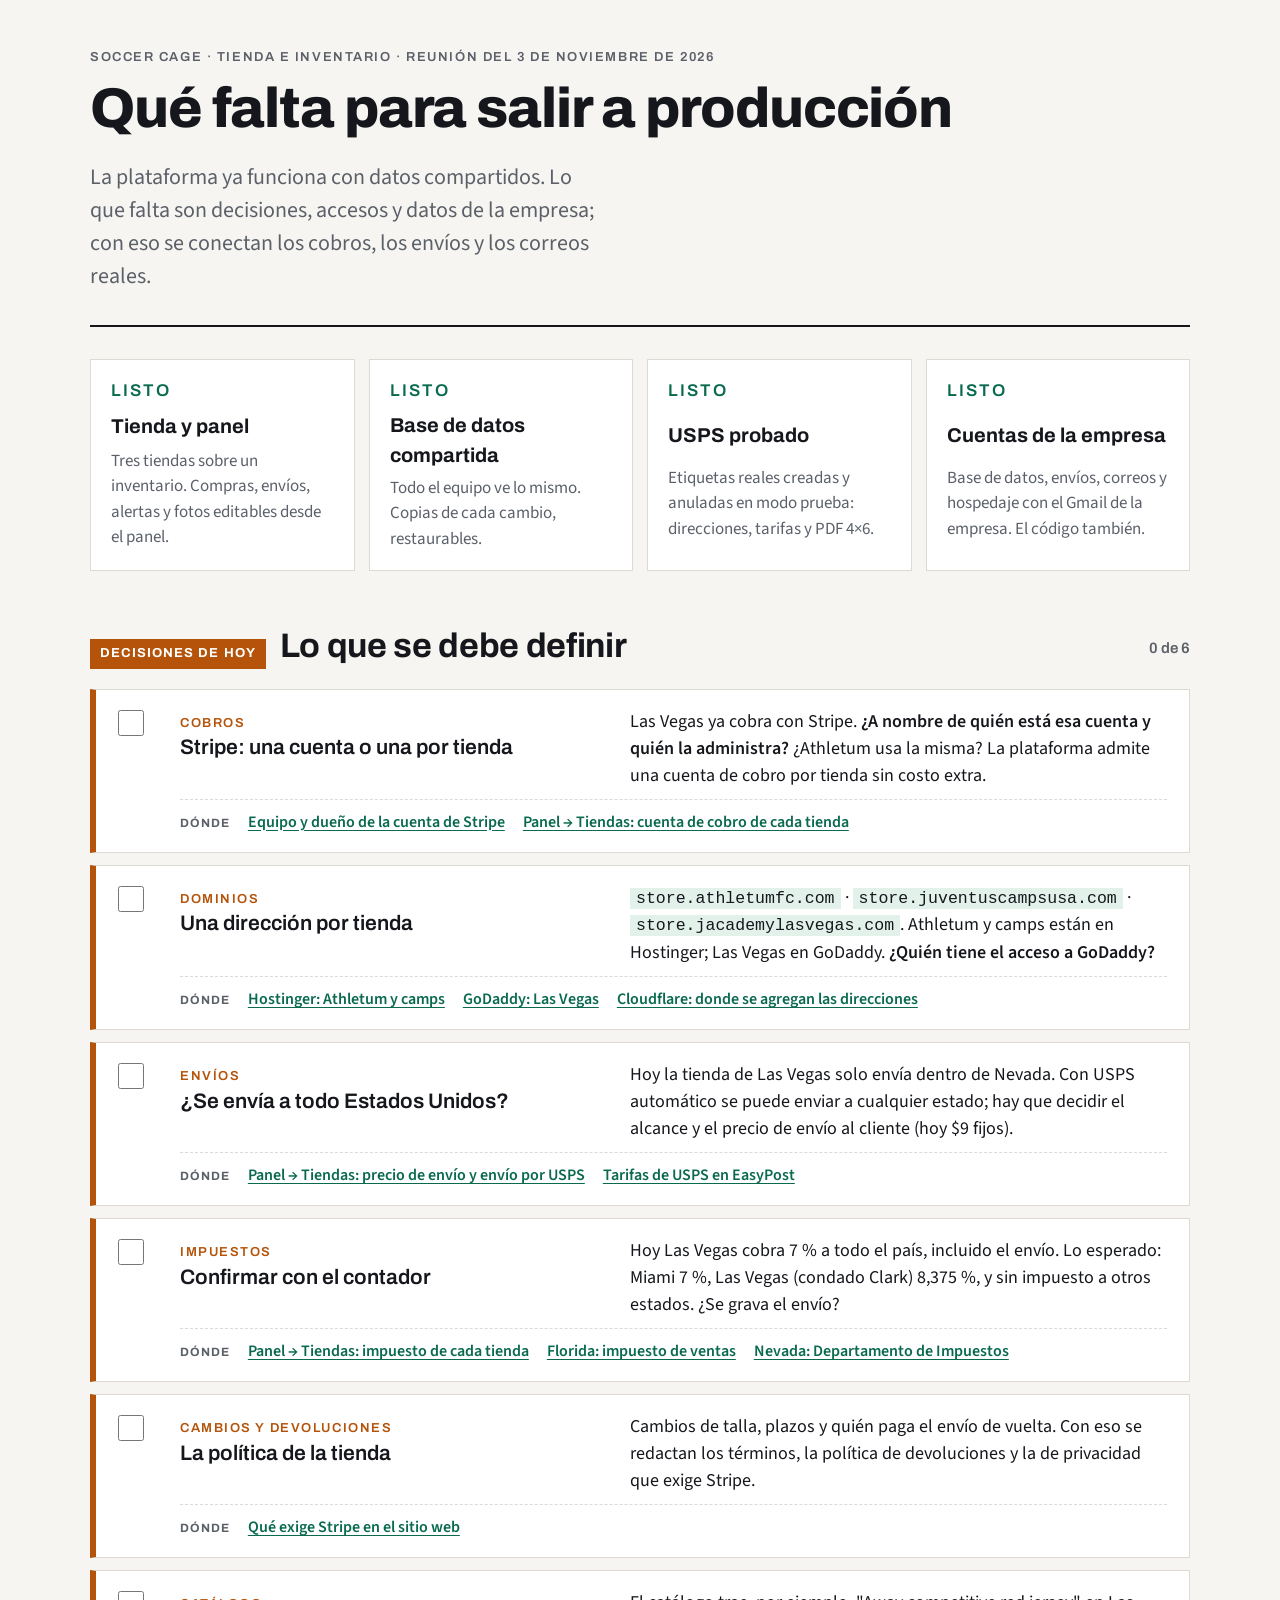
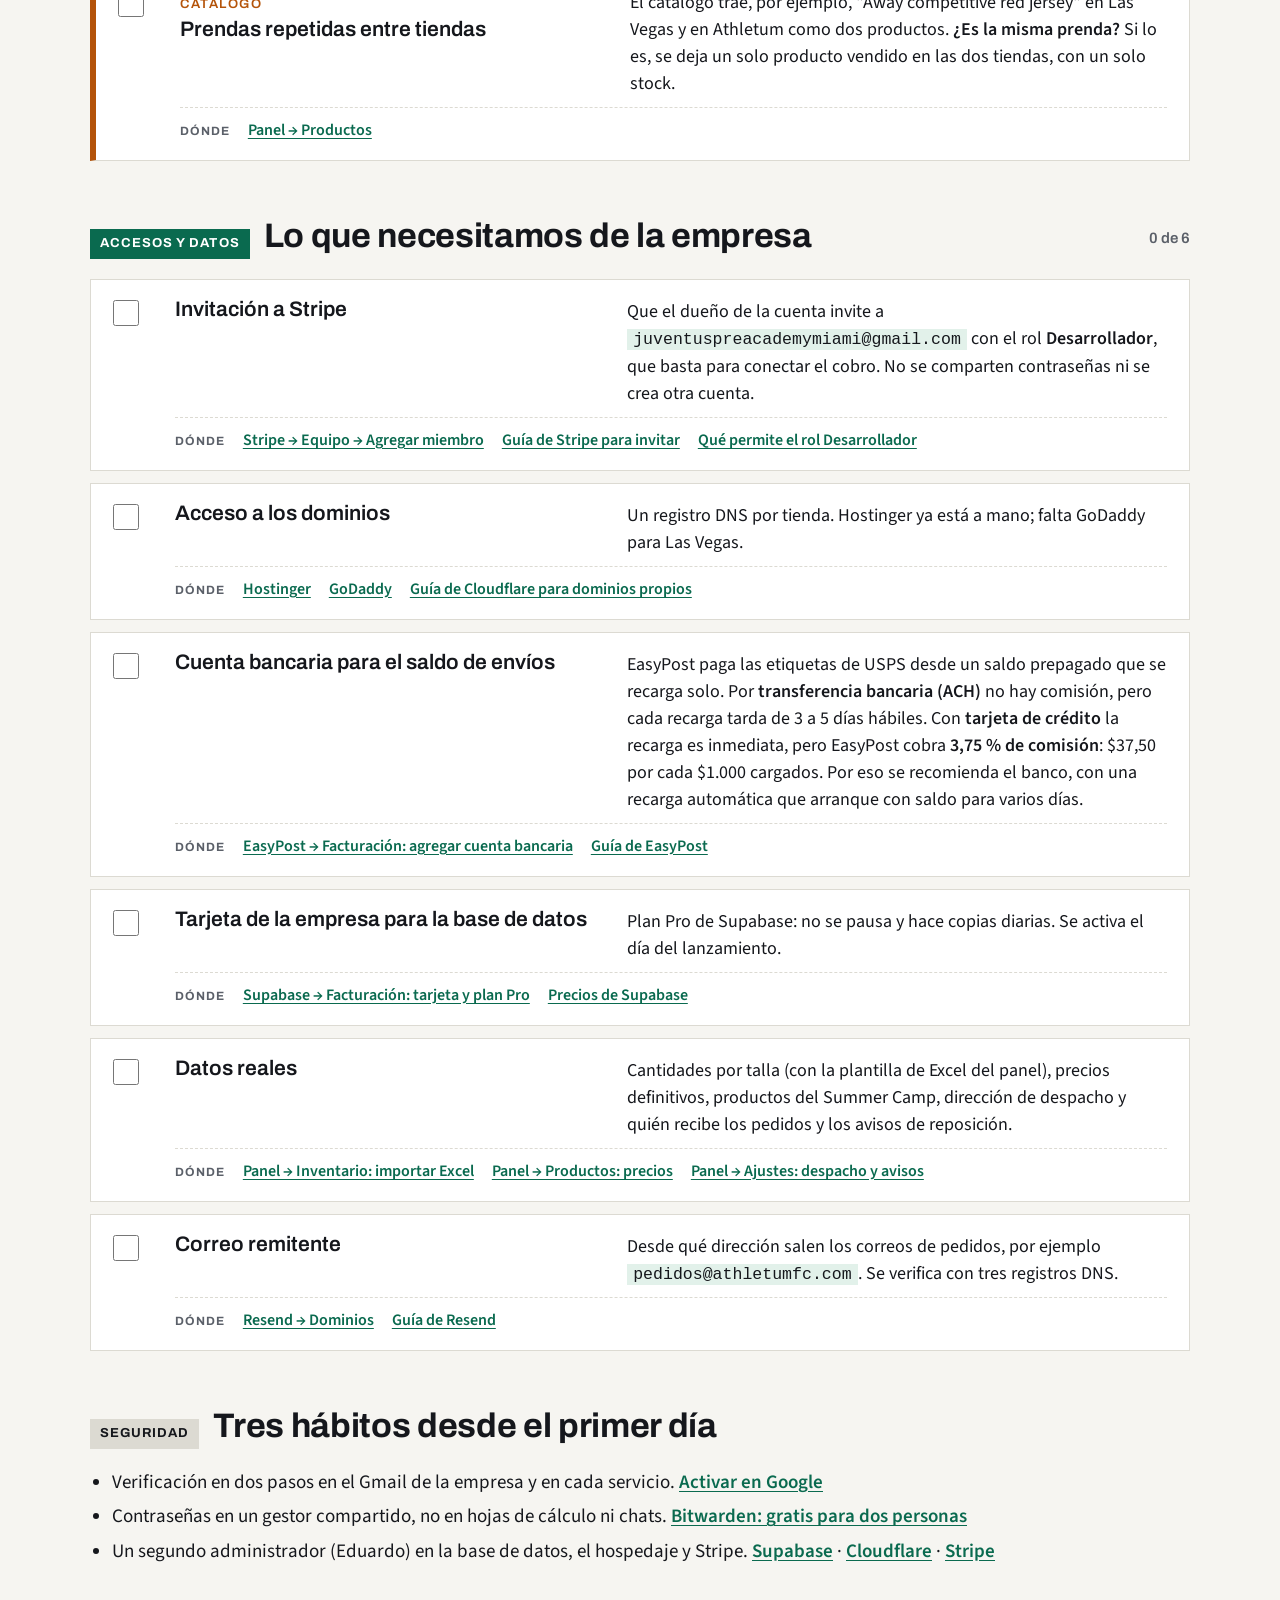
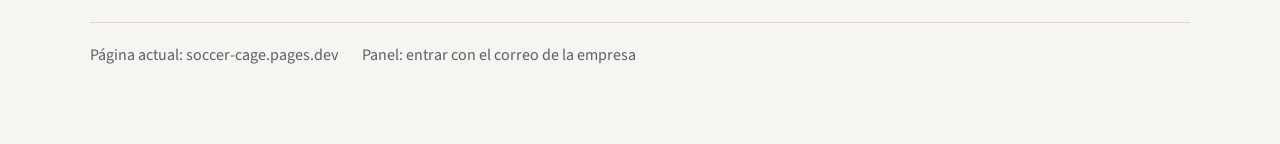
<file: docs/reunion/pendientes.html>
<!DOCTYPE html>
<html lang="es">
<head>
<meta charset="utf-8">
<meta name="viewport" content="width=device-width, initial-scale=1">
<title>Lanzamiento Soccer Cage</title>
<link rel="stylesheet" href="https://fonts.googleapis.com/css2?family=Archivo:wght@500;600;700;800&family=Source+Sans+3:wght@400;600&display=swap">
<style>
  /* Layout: una columna ancha para proyectar; bloques por responsable, no por tecnología. */
  :root {
    --bg: #f6f5f1;
    --surface: #ffffff;
    --fg: #15171c;
    --muted: #5b6069;
    --line: #dcdad2;
    --accent: #0a6a4f;
    --accent-ink: #ffffff;
    --accent-soft: #e2f1ea;
    --warn: #b45309;
    --warn-soft: #fbeee0;
    --ok: #0a6a4f;
    --display: "Archivo", "Helvetica Neue", Arial, sans-serif;
    --body: "Source Sans 3", "Segoe UI", Roboto, sans-serif;
  }
  @media (prefers-color-scheme: dark) {
    :root:not([data-theme="light"]) {
      --bg: #15171c; --surface: #1e2127; --fg: #f1f1ec; --muted: #a2a7b0; --line: #343941;
      --accent: #3dbf95; --accent-ink: #0d1a15; --accent-soft: #1e3a30; --warn: #f0a24b; --warn-soft: #3a2a14; --ok: #3dbf95;
      color-scheme: dark;
    }
  }
  :root[data-theme="dark"] {
    --bg: #15171c; --surface: #1e2127; --fg: #f1f1ec; --muted: #a2a7b0; --line: #343941;
    --accent: #3dbf95; --accent-ink: #0d1a15; --accent-soft: #1e3a30; --warn: #f0a24b; --warn-soft: #3a2a14; --ok: #3dbf95;
    color-scheme: dark;
  }
  body { background: var(--bg); color: var(--fg); font-family: var(--body); font-size: 19px; line-height: 1.5; }
  .wrap { max-width: 1100px; margin: 0 auto; padding-block: 40px 72px; padding-left: max(16px, env(safe-area-inset-left, 0px)); padding-right: max(16px, env(safe-area-inset-right, 0px)); }
  h1, h2, h3 { font-family: var(--display); line-height: 1.1; text-wrap: balance; margin: 0; }
  h1 { font-size: clamp(34px, 5vw, 56px); font-weight: 800; letter-spacing: -0.02em; }
  h2 { font-size: clamp(24px, 3vw, 34px); font-weight: 700; letter-spacing: -0.01em; }
  h3 { font-size: 21px; font-weight: 600; }
  p { margin: 0; }
  .eyebrow { font-family: var(--display); font-size: 13px; font-weight: 600; letter-spacing: 0.12em; text-transform: uppercase; color: var(--muted); }
  .lead { font-size: 22px; color: var(--muted); max-width: 46ch; margin-top: 12px; }
  header { display: grid; gap: 10px; padding-bottom: 32px; border-bottom: 2px solid var(--fg); }

  .status { display: grid; grid-template-columns: repeat(auto-fit, minmax(230px, 1fr)); gap: 14px; margin-top: 32px; }
  .tile { background: var(--surface); border: 1px solid var(--line); padding: 18px 20px; display: grid; gap: 6px; min-width: 0; }
  .tile .eyebrow { color: var(--ok); }
  .tile strong { font-family: var(--display); font-size: 20px; font-weight: 700; }
  .tile span { color: var(--muted); font-size: 17px; }

  section { margin-top: 56px; display: grid; gap: 20px; }
  .section-head { display: flex; align-items: baseline; gap: 14px; flex-wrap: wrap; }
  .who { font-family: var(--display); font-size: 13px; font-weight: 700; letter-spacing: 0.08em; text-transform: uppercase; padding: 5px 10px; background: var(--accent); color: var(--accent-ink); }
  .who.warn { background: var(--warn); color: #fff; }
  .who.neutral { background: var(--line); color: var(--fg); }

  .items { display: grid; gap: 12px; }
  .item { background: var(--surface); border: 1px solid var(--line); padding: 18px 22px; display: grid; grid-template-columns: minmax(0, 1.1fr) minmax(0, 1.4fr); gap: 8px 28px; align-items: start; min-width: 0; }
  .item h3 { font-size: 21px; }
  .item p { color: var(--muted); font-size: 18px; }
  .item .ask { color: var(--fg); }
  .item .ask b { font-weight: 600; }
  @media (max-width: 720px) { .item { grid-template-columns: 1fr; } body { font-size: 17px; } }

  .item { grid-template-columns: 34px minmax(0, 1.1fr) minmax(0, 1.4fr); }
  .check { width: 26px; height: 26px; margin: 2px 0 0; accent-color: var(--accent); cursor: pointer; }
  .item.done { background: var(--accent-soft); }
  .item.done h3 { text-decoration: line-through; text-decoration-thickness: 2px; color: var(--muted); }
  .item label { cursor: pointer; }
  .count { font-family: var(--display); font-size: 15px; font-weight: 600; color: var(--muted); margin-left: auto; align-self: center; }
  @media (max-width: 720px) { .item { grid-template-columns: 34px 1fr; } .item .ask, .item > p { grid-column: 2; } }
  .decision { border-left: 6px solid var(--warn); }
  .item .links { grid-column: 2 / -1; display: flex; flex-wrap: wrap; align-items: baseline; gap: 6px 18px; margin: 2px 0 0; padding-top: 10px; border-top: 1px dashed var(--line); font-size: 16px; }
  .item .links .where { font-family: var(--display); font-size: 12px; font-weight: 700; letter-spacing: 0.08em; text-transform: uppercase; color: var(--muted); }
  a { color: var(--accent); font-weight: 600; text-underline-offset: 3px; overflow-wrap: anywhere; }
  .item > * { min-width: 0; }
  .item code { overflow-wrap: anywhere; }
  a:hover { text-decoration-thickness: 2px; }
  @media (max-width: 720px) { .item .links { grid-column: 2; } }
  @media print { a::after { content: " (" attr(href) ")"; font-weight: 400; font-size: 12px; color: var(--muted); word-break: break-all; } }
  .decision .eyebrow { color: var(--warn); }

  table { width: 100%; border-collapse: collapse; background: var(--surface); border: 1px solid var(--line); font-size: 18px; }
  th, td { text-align: left; padding: 12px 16px; border-bottom: 1px solid var(--line); vertical-align: top; }
  th { font-family: var(--display); font-size: 13px; letter-spacing: 0.08em; text-transform: uppercase; color: var(--muted); font-weight: 700; }
  td.num { font-variant-numeric: tabular-nums; white-space: nowrap; }
  tr:last-child td { border-bottom: 0; }
  .table-wrap { overflow-x: auto; }
  .note { background: var(--accent-soft); border: 1px solid var(--line); padding: 16px 20px; font-size: 18px; }
  .note.warn { background: var(--warn-soft); }
  ul { margin: 0; padding-left: 22px; display: grid; gap: 6px; }
  footer { margin-top: 56px; padding-top: 20px; border-top: 1px solid var(--line); color: var(--muted); font-size: 16px; display: flex; flex-wrap: wrap; gap: 8px 24px; }
  code { font-family: ui-monospace, "Cascadia Mono", Consolas, monospace; font-size: 0.92em; background: var(--accent-soft); padding: 1px 6px; }
</style>
</head>
<body>
<div class="wrap">
  <header>
    <div class="eyebrow">Soccer Cage · tienda e inventario · reunión del 3 de noviembre de 2026</div>
    <h1>Qué falta para salir a producción</h1>
    <p class="lead">La plataforma ya funciona con datos compartidos. Lo que falta son decisiones, accesos y datos de la empresa; con eso se conectan los cobros, los envíos y los correos reales.</p>
  </header>

  <div class="status">
    <div class="tile"><span class="eyebrow">Listo</span><strong>Tienda y panel</strong><span>Tres tiendas sobre un inventario. Compras, envíos, alertas y fotos editables desde el panel.</span></div>
    <div class="tile"><span class="eyebrow">Listo</span><strong>Base de datos compartida</strong><span>Todo el equipo ve lo mismo. Copias de cada cambio, restaurables.</span></div>
    <div class="tile"><span class="eyebrow">Listo</span><strong>USPS probado</strong><span>Etiquetas reales creadas y anuladas en modo prueba: direcciones, tarifas y PDF 4×6.</span></div>
    <div class="tile"><span class="eyebrow">Listo</span><strong>Cuentas de la empresa</strong><span>Base de datos, envíos, correos y hospedaje con el Gmail de la empresa. El código también.</span></div>
  </div>

  <section>
    <div class="section-head"><span class="who warn">Decisiones de hoy</span><h2>Lo que se debe definir</h2><span class="count" data-count></span></div>
    <div class="items">
      <div class="item decision"><input class="check" type="checkbox" id="chk1" aria-label="Marcar como resuelto"><div><label for="chk1"><span class="eyebrow">Cobros</span><h3>Stripe: una cuenta o una por tienda</h3></label></div><p class="ask">Las Vegas ya cobra con Stripe. <b>¿A nombre de quién está esa cuenta y quién la administra?</b> ¿Athletum usa la misma? La plataforma admite una cuenta de cobro por tienda sin costo extra.</p><p class="links"><span class="where">Dónde</span><a href="https://dashboard.stripe.com/settings/team" target="_blank" rel="noopener">Equipo y dueño de la cuenta de Stripe</a><a href="https://soccer-cage.pages.dev/?panel=stores" target="_blank" rel="noopener">Panel → Tiendas: cuenta de cobro de cada tienda</a></p>
      </div>
      <div class="item decision"><input class="check" type="checkbox" id="chk2" aria-label="Marcar como resuelto"><div><label for="chk2"><span class="eyebrow">Dominios</span><h3>Una dirección por tienda</h3></label></div><p class="ask"><code>store.athletumfc.com</code> · <code>store.juventuscampsusa.com</code> · <code>store.jacademylasvegas.com</code>. Athletum y camps están en Hostinger; Las Vegas en GoDaddy. <b>¿Quién tiene el acceso a GoDaddy?</b></p><p class="links"><span class="where">Dónde</span><a href="https://hpanel.hostinger.com/domains" target="_blank" rel="noopener">Hostinger: Athletum y camps</a><a href="https://dcc.godaddy.com/control/portfolio" target="_blank" rel="noopener">GoDaddy: Las Vegas</a><a href="https://dash.cloudflare.com/7c5d7829240dabc04d05ab68d70f9146/pages/view/soccer-cage/domains" target="_blank" rel="noopener">Cloudflare: donde se agregan las direcciones</a></p>
      </div>
      <div class="item decision"><input class="check" type="checkbox" id="chk3" aria-label="Marcar como resuelto"><div><label for="chk3"><span class="eyebrow">Envíos</span><h3>¿Se envía a todo Estados Unidos?</h3></label></div><p class="ask">Hoy la tienda de Las Vegas solo envía dentro de Nevada. Con USPS automático se puede enviar a cualquier estado; hay que decidir el alcance y el precio de envío al cliente (hoy $9 fijos).</p><p class="links"><span class="where">Dónde</span><a href="https://soccer-cage.pages.dev/?panel=stores" target="_blank" rel="noopener">Panel → Tiendas: precio de envío y envío por USPS</a><a href="https://www.easypost.com/usps-rate-chart/" target="_blank" rel="noopener">Tarifas de USPS en EasyPost</a></p>
      </div>
      <div class="item decision"><input class="check" type="checkbox" id="chk4" aria-label="Marcar como resuelto"><div><label for="chk4"><span class="eyebrow">Impuestos</span><h3>Confirmar con el contador</h3></label></div><p class="ask">Hoy Las Vegas cobra 7 % a todo el país, incluido el envío. Lo esperado: Miami 7 %, Las Vegas (condado Clark) 8,375 %, y sin impuesto a otros estados. ¿Se grava el envío?</p><p class="links"><span class="where">Dónde</span><a href="https://soccer-cage.pages.dev/?panel=stores" target="_blank" rel="noopener">Panel → Tiendas: impuesto de cada tienda</a><a href="https://floridarevenue.com/taxes/taxesfees/Pages/sales_tax.aspx" target="_blank" rel="noopener">Florida: impuesto de ventas</a><a href="https://tax.nv.gov/" target="_blank" rel="noopener">Nevada: Departamento de Impuestos</a></p>
      </div>
      <div class="item decision"><input class="check" type="checkbox" id="chk5" aria-label="Marcar como resuelto"><div><label for="chk5"><span class="eyebrow">Cambios y devoluciones</span><h3>La política de la tienda</h3></label></div><p class="ask">Cambios de talla, plazos y quién paga el envío de vuelta. Con eso se redactan los términos, la política de devoluciones y la de privacidad que exige Stripe.</p><p class="links"><span class="where">Dónde</span><a href="https://support.stripe.com/questions/business-website-for-account-activation-faq" target="_blank" rel="noopener">Qué exige Stripe en el sitio web</a></p>
      </div>
      <div class="item decision"><input class="check" type="checkbox" id="chk17" aria-label="Marcar como resuelto"><div><label for="chk17"><span class="eyebrow">Catálogo</span><h3>Prendas repetidas entre tiendas</h3></label></div><p class="ask">El catálogo trae, por ejemplo, "Away competitive red jersey" en Las Vegas y en Athletum como dos productos. <b>¿Es la misma prenda?</b> Si lo es, se deja un solo producto vendido en las dos tiendas, con un solo stock.</p><p class="links"><span class="where">Dónde</span><a href="https://soccer-cage.pages.dev/?panel=products" target="_blank" rel="noopener">Panel → Productos</a></p>
      </div>
    </div>
  </section>

  <section>
    <div class="section-head"><span class="who">Accesos y datos</span><h2>Lo que necesitamos de la empresa</h2><span class="count" data-count></span></div>
    <div class="items">
      <div class="item"><input class="check" type="checkbox" id="chk6" aria-label="Marcar como resuelto"><div><label for="chk6"><h3>Invitación a Stripe</h3></label></div><p class="ask">Que el dueño de la cuenta invite a <code>juventuspreacademymiami@gmail.com</code> con el rol <b>Desarrollador</b>, que basta para conectar el cobro. No se comparten contraseñas ni se crea otra cuenta.</p><p class="links"><span class="where">Dónde</span><a href="https://dashboard.stripe.com/settings/team" target="_blank" rel="noopener">Stripe → Equipo → Agregar miembro</a><a href="https://docs.stripe.com/get-started/account/teams" target="_blank" rel="noopener">Guía de Stripe para invitar</a><a href="https://docs.stripe.com/get-started/account/teams/roles" target="_blank" rel="noopener">Qué permite el rol Desarrollador</a></p>
      </div>
      <div class="item"><input class="check" type="checkbox" id="chk7" aria-label="Marcar como resuelto"><div><label for="chk7"><h3>Acceso a los dominios</h3></label></div><p class="ask">Un registro DNS por tienda. Hostinger ya está a mano; falta GoDaddy para Las Vegas.</p><p class="links"><span class="where">Dónde</span><a href="https://hpanel.hostinger.com/domains" target="_blank" rel="noopener">Hostinger</a><a href="https://dcc.godaddy.com/control/portfolio" target="_blank" rel="noopener">GoDaddy</a><a href="https://developers.cloudflare.com/pages/configuration/custom-domains/" target="_blank" rel="noopener">Guía de Cloudflare para dominios propios</a></p>
      </div>
      <div class="item"><input class="check" type="checkbox" id="chk8" aria-label="Marcar como resuelto"><div><label for="chk8"><h3>Cuenta bancaria para el saldo de envíos</h3></label></div><p class="ask">EasyPost paga las etiquetas de USPS desde un saldo prepagado que se recarga solo. Por <b>transferencia bancaria (ACH)</b> no hay comisión, pero cada recarga tarda de 3 a 5 días hábiles. Con <b>tarjeta de crédito</b> la recarga es inmediata, pero EasyPost cobra <b>3,75 % de comisión</b>: $37,50 por cada $1.000 cargados. Por eso se recomienda el banco, con una recarga automática que arranque con saldo para varios días.</p><p class="links"><span class="where">Dónde</span><a href="https://app.easypost.com/account/billing" target="_blank" rel="noopener">EasyPost → Facturación: agregar cuenta bancaria</a><a href="https://support.easypost.com/hc/en-us/articles/20108390551181-Bank-Account-Payment-Methods" target="_blank" rel="noopener">Guía de EasyPost</a></p>
      </div>
      <div class="item"><input class="check" type="checkbox" id="chk9" aria-label="Marcar como resuelto"><div><label for="chk9"><h3>Tarjeta de la empresa para la base de datos</h3></label></div><p class="ask">Plan Pro de Supabase: no se pausa y hace copias diarias. Se activa el día del lanzamiento.</p><p class="links"><span class="where">Dónde</span><a href="https://supabase.com/dashboard/org/xrhfxcztrhwxxgvqwita/billing" target="_blank" rel="noopener">Supabase → Facturación: tarjeta y plan Pro</a><a href="https://supabase.com/pricing" target="_blank" rel="noopener">Precios de Supabase</a></p>
      </div>
      <div class="item"><input class="check" type="checkbox" id="chk10" aria-label="Marcar como resuelto"><div><label for="chk10"><h3>Datos reales</h3></label></div><p class="ask">Cantidades por talla (con la plantilla de Excel del panel), precios definitivos, productos del Summer Camp, dirección de despacho y quién recibe los pedidos y los avisos de reposición.</p><p class="links"><span class="where">Dónde</span><a href="https://soccer-cage.pages.dev/?panel=inventory" target="_blank" rel="noopener">Panel → Inventario: importar Excel</a><a href="https://soccer-cage.pages.dev/?panel=products" target="_blank" rel="noopener">Panel → Productos: precios</a><a href="https://soccer-cage.pages.dev/?panel=settings" target="_blank" rel="noopener">Panel → Ajustes: despacho y avisos</a></p>
      </div>
      <div class="item"><input class="check" type="checkbox" id="chk11" aria-label="Marcar como resuelto"><div><label for="chk11"><h3>Correo remitente</h3></label></div><p class="ask">Desde qué dirección salen los correos de pedidos, por ejemplo <code>pedidos@athletumfc.com</code>. Se verifica con tres registros DNS.</p><p class="links"><span class="where">Dónde</span><a href="https://resend.com/domains" target="_blank" rel="noopener">Resend → Dominios</a><a href="https://resend.com/docs/dashboard/domains/introduction" target="_blank" rel="noopener">Guía de Resend</a></p>
      </div>
    </div>
  </section>


  <section>
    <div class="section-head"><span class="who neutral">Seguridad</span><h2>Tres hábitos desde el primer día</h2></div>
    <ul>
      <li>Verificación en dos pasos en el Gmail de la empresa y en cada servicio. <a href="https://myaccount.google.com/signinoptions/twosv" target="_blank" rel="noopener">Activar en Google</a></li>
      <li>Contraseñas en un gestor compartido, no en hojas de cálculo ni chats. <a href="https://bitwarden.com/pricing/" target="_blank" rel="noopener">Bitwarden: gratis para dos personas</a></li>
      <li>Un segundo administrador (Eduardo) en la base de datos, el hospedaje y Stripe. <a href="https://supabase.com/dashboard/org/xrhfxcztrhwxxgvqwita/team" target="_blank" rel="noopener">Supabase</a> · <a href="https://dash.cloudflare.com/7c5d7829240dabc04d05ab68d70f9146/members" target="_blank" rel="noopener">Cloudflare</a> · <a href="https://dashboard.stripe.com/settings/team" target="_blank" rel="noopener">Stripe</a></li>
    </ul>
  </section>

  <footer>
    <span>Página actual: soccer-cage.pages.dev</span>
    <span>Panel: entrar con el correo de la empresa</span>
  </footer>
</div>
<script>
  (function () {
    var KEY = 'soccercage-reunion-2026-11-03';
    var saved = {};
    try { saved = JSON.parse(localStorage.getItem(KEY) || '{}') || {}; } catch (e) {}
    var boxes = Array.prototype.slice.call(document.querySelectorAll('.check'));
    function paint() {
      boxes.forEach(function (b) { b.closest('.item').classList.toggle('done', b.checked); });
      document.querySelectorAll('section').forEach(function (sec) {
        var c = sec.querySelector('[data-count]'); if (!c) return;
        var all = sec.querySelectorAll('.check'), on = sec.querySelectorAll('.check:checked');
        c.textContent = on.length + ' de ' + all.length;
      });
    }
    boxes.forEach(function (b) {
      b.checked = !!saved[b.id];
      b.addEventListener('change', function () {
        saved[b.id] = b.checked;
        try { localStorage.setItem(KEY, JSON.stringify(saved)); } catch (e) {}
        paint();
      });
    });
    paint();
  })();
</script>
</body>
</html>
</file>
